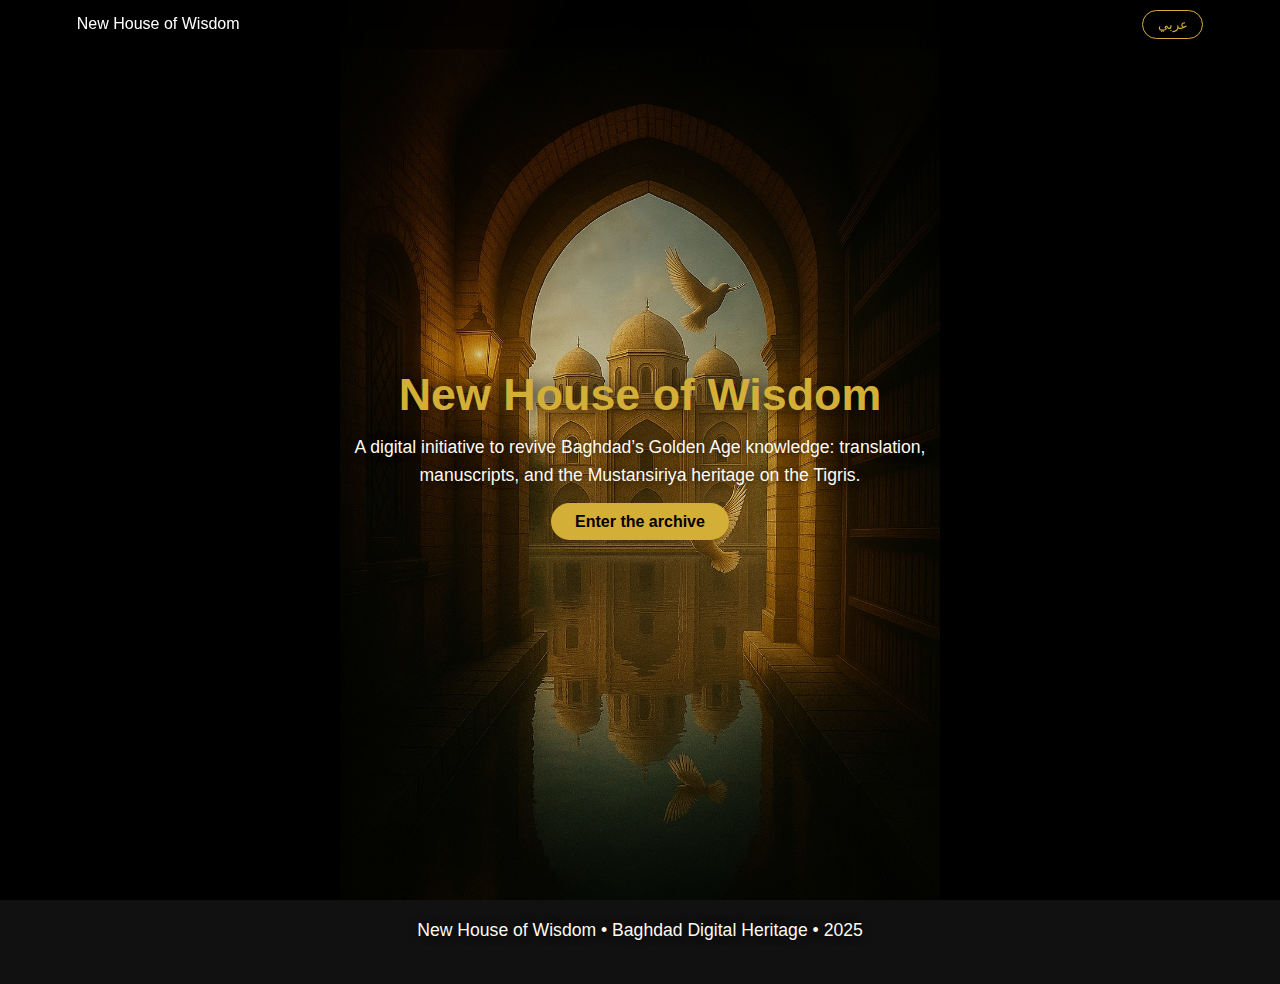
<file: index.html>
<!DOCTYPE html>

<html lang="en" dir="ltr">

<head>

  <meta charset="UTF-8" />

  <meta name="viewport" content="width=device-width, initial-scale=1.0" />

  <title>New House of Wisdom</title>

  <style>

    :root {

      --gold: #d4af37;

      --light: #fffaf0;

    }

    * {

      box-sizing: border-box;

      margin: 0;

      padding: 0;

      font-family: "Segoe UI", Tahoma, Geneva, Verdana, sans-serif;

    }

    body {

      background: #000;

      color: var(--light);

      overflow-x: hidden;

    }



    header {

      position: fixed;

      top: 0;

      width: 100%;

      z-index: 999;

      background: rgba(0, 0, 0, 0.45);

      backdrop-filter: blur(8px);

      display: flex;

      justify-content: space-between;

      align-items: center;

      padding: 0.6rem 6vw;

      color: #fff;

    }

    .logo span { color: var(--gold); }

    .lang-btn {

      background: transparent;

      border: 1px solid var(--gold);

      color: var(--gold);

      border-radius: 50px;

      padding: .4rem .9rem;

      cursor: pointer;

      transition: 0.3s;

    }

    .lang-btn:hover {

      background: var(--gold);

      color: #000;

    }



    .hero {

      position: relative;

      height: 100vh;

      width: 100%;

      background: #000 url("images/house-of-wisdom.jpg") center top no-repeat;

      background-size: contain; /* الصورة كاملة */

      display: flex;

      align-items: center;

      justify-content: center;

      text-align: center;

      color: var(--light);

    }



    /* طبقة خفيفة ناعمة فوق الصورة */

    .overlay {

      position: absolute;

      inset: 0;

      background: radial-gradient(circle, rgba(0,0,0,0.05), rgba(0,0,0,0.5));

    }



    .hero-content {

      position: relative;

      z-index: 2;

      max-width: 700px;

      padding: 2rem;

    }



    h1 {

      font-size: 2.8rem;

      color: var(--gold);

      text-shadow: 0 0 15px rgba(0,0,0,0.8);

      margin-bottom: 0.8rem;

    }



    p {

      font-size: 1.1rem;

      line-height: 1.6;

      color: var(--light);

      text-shadow: 0 0 10px rgba(0,0,0,0.7);

      margin-bottom: 1.5rem;

    }



    .btn {

      background: var(--gold);

      color: #000;

      padding: 0.6rem 1.5rem;

      border-radius: 50px;

      text-decoration: none;

      font-weight: 600;

      transition: 0.3s;

    }



    .btn:hover {

      background: #f8e08e;

    }



    footer {

      background: #111;

      color: #aaa;

      text-align: center;

      padding: 1rem 0;

      font-size: 0.9rem;

    }



    @media (max-width: 700px) {

      h1 { font-size: 2rem; }

      p { font-size: 1rem; }

    }

  </style>

</head>

<body>



<header>

  <div class="logo" data-en="New House of Wisdom" data-ar="بيت الحكمة الجديد">

    <span>New</span> House of Wisdom

  </div>

  <button class="lang-btn" id="langToggle">عربي</button>

</header>



<section class="hero">

  <div class="overlay"></div>

  <div class="hero-content">

    <h1 data-en="New House of Wisdom" data-ar="بيت الحكمة الجديد">New House of Wisdom</h1>

    <p data-en="A digital initiative to revive Baghdad’s Golden Age knowledge: translation, manuscripts, and the Mustansiriya heritage on the Tigris."

       data-ar="منصة رقمية لإحياء تراث بغداد العلمي في العصر العباسي: الترجمة، المخطوطات، والمدرسة المستنصرية على ضفاف دجلة.">

       A digital initiative to revive Baghdad’s Golden Age knowledge: translation, manuscripts, and the Mustansiriya heritage on the Tigris.

    </p>

    <a href="#archive" class="btn" data-en="Enter the archive" data-ar="ادخل الأرشيف">Enter the archive</a>

  </div>

</section>



<footer>

  <p data-en="New House of Wisdom • Baghdad Digital Heritage • 2025"

     data-ar="بيت الحكمة الجديد • التراث الرقمي لبغداد • 2025">

     New House of Wisdom • Baghdad Digital Heritage • 2025

  </p>

</footer>



<script>

  const btn = document.getElementById('langToggle');

  let currentLang = 'en';



  function setLang(lang) {

    const all = document.querySelectorAll('[data-en]');

    all.forEach(el => {

      el.textContent = el.getAttribute(lang === 'ar' ? 'data-ar' : 'data-en');

    });

    document.documentElement.dir = (lang === 'ar') ? 'rtl' : 'ltr';

    document.documentElement.lang = (lang === 'ar') ? 'ar' : 'en';

    btn.textContent = (lang === 'ar') ? 'English' : 'عربي';

    currentLang = lang;

  }



  btn.addEventListener('click', () => {

    setLang(currentLang === 'en' ? 'ar' : 'en');

  });



  setLang('en');

</script>



</body>

</html>
</file>
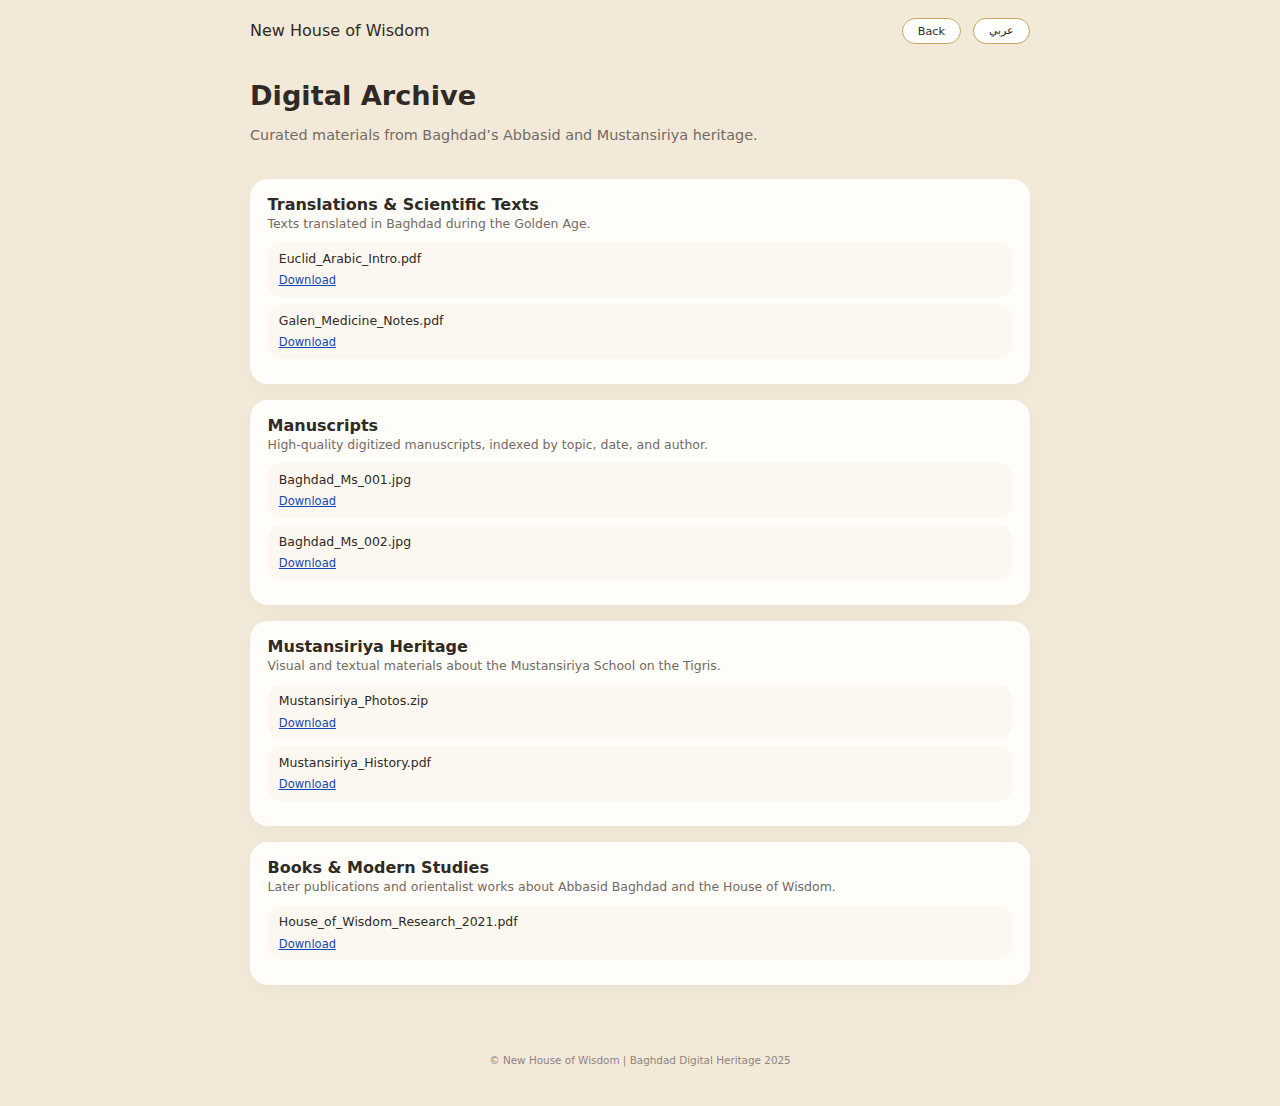
<file: archive.html>
<!doctype html>

<html lang="en">

<head>

  <meta charset="UTF-8" />

  <meta name="viewport" content="width=device-width, initial-scale=1.0" />

  <title>New House of Wisdom – Digital Archive</title>

  <style>

    :root {

      --page-bg: #f3e9d9;

      --card-bg: #fffdf9;

      --text: #2f2a25;

      --muted: #736b63;

      --accent: #c7a559;

      --radius-lg: 18px;

    }

    body {

      margin: 0;

      background: var(--page-bg);

      font-family: system-ui, -apple-system, "Segoe UI", sans-serif;

      color: var(--text);

    }

    .topbar {

      display: flex;

      justify-content: space-between;

      align-items: center;

      padding: 1.1rem 1.4rem;

    }

    .btn-inline {

      background: #fff;

      border: 1.5px solid var(--accent);

      color: #2f2a25;

      padding: 0.35rem 0.95rem;

      border-radius: 999px;

      font-size: 0.7rem;

      margin-left: 0.4rem;

      text-decoration: none;

      cursor: pointer;

    }

    .page-title { padding: 0 1.4rem; }

    h1 { font-size: 1.7rem; margin-bottom: 0.3rem; }

    .subtitle { color: var(--muted); max-width: 580px; line-height: 1.4; font-size: 0.9rem; }

    .sections {

      padding: 1.2rem 1.4rem 3rem;

      display: flex;

      flex-direction: column;

      gap: 1rem;

    }

    .section-card {

      background: var(--card-bg);

      border-radius: var(--radius-lg);

      padding: 1rem 1.1rem 1.1rem;

      box-shadow: 0 6px 22px rgba(0,0,0,0.03);

    }

    .section-title { font-weight: 600; margin-bottom: 0.15rem; }

    .section-desc { color: var(--muted); font-size: 0.78rem; margin-bottom: 0.7rem; }

    .item {

      background: rgba(199,165,89,0.05);

      border-radius: 14px;

      padding: 0.55rem 0.7rem 0.55rem;

      margin-bottom: 0.45rem;

    }

    .item-title { font-size: 0.78rem; margin-bottom: 0.2rem; font-weight: 500; }

    .item-actions a { font-size: 0.72rem; color: #1347b6; text-decoration: underline; }

    footer { text-align: center; font-size: 0.65rem; color: #8b857e; padding: 1.3rem 0 2.5rem; }

    @media (min-width: 750px) {

      .sections, .topbar, .page-title {

        max-width: 780px;

        margin: 0 auto;

      }

    }

  </style>

</head>

<body>

  <header class="topbar">

    <div class="brand" data-en="New House of Wisdom" data-ar="دار الحكمة الجديدة">New House of Wisdom</div>

    <div>

      <a href="index.html" class="btn-inline" data-en="Back" data-ar="رجوع">Back</a>

      <button id="langBtn" class="btn-inline">عربي</button>

    </div>

  </header>



  <main>

    <div class="page-title">

      <h1 data-en="Digital Archive" data-ar="الأرشيف الرقمي">Digital Archive</h1>

      <p class="subtitle"

         data-en="Curated materials from Baghdad’s Abbasid and Mustansiriya heritage."

         data-ar="مواد منتقاة من التراث العباسي والمستنصري في بغداد.">

        Curated materials from Baghdad’s Abbasid and Mustansiriya heritage.

      </p>

    </div>



    <div class="sections">

      <!-- 1 -->

      <section class="section-card">

        <div class="section-title"

             data-en="Translations &amp; Scientific Texts"

             data-ar="الترجمات والنصوص العلمية">

          Translations &amp; Scientific Texts

        </div>

        <div class="section-desc"

             data-en="Texts translated in Baghdad during the Golden Age."

             data-ar="نصوص تُرجمت في بغداد خلال العصر الذهبي.">

          Texts translated in Baghdad during the Golden Age.

        </div>

        <div class="item">

          <div class="item-title">Euclid_Arabic_Intro.pdf</div>

          <div class="item-actions"><a href="#">Download</a></div>

        </div>

        <div class="item">

          <div class="item-title">Galen_Medicine_Notes.pdf</div>

          <div class="item-actions"><a href="#">Download</a></div>

        </div>

      </section>



      <!-- 2 -->

      <section class="section-card">

        <div class="section-title" data-en="Manuscripts" data-ar="المخطوطات">Manuscripts</div>

        <div class="section-desc"

             data-en="High-quality digitized manuscripts, indexed by topic, date, and author."

             data-ar="مخطوطات رقمية عالية الجودة، مفهرسة حسب الموضوع والتاريخ والمؤلف.">

          High-quality digitized manuscripts, indexed by topic, date, and author.

        </div>

        <div class="item">

          <div class="item-title">Baghdad_Ms_001.jpg</div>

          <div class="item-actions"><a href="#">Download</a></div>

        </div>

        <div class="item">

          <div class="item-title">Baghdad_Ms_002.jpg</div>

          <div class="item-actions"><a href="#">Download</a></div>

        </div>

      </section>



      <!-- 3 -->

      <section class="section-card">

        <div class="section-title" data-en="Mustansiriya Heritage" data-ar="تراث المستنصرية">

          Mustansiriya Heritage

        </div>

        <div class="section-desc"

             data-en="Visual and textual materials about the Mustansiriya School on the Tigris."

             data-ar="مواد بصرية ونصية عن المدرسة المستنصرية على دجلة.">

          Visual and textual materials about the Mustansiriya School on the Tigris.

        </div>

        <div class="item">

          <div class="item-title">Mustansiriya_Photos.zip</div>

          <div class="item-actions"><a href="#">Download</a></div>

        </div>

        <div class="item">

          <div class="item-title">Mustansiriya_History.pdf</div>

          <div class="item-actions"><a href="#">Download</a></div>

        </div>

      </section>



      <!-- 4 -->

      <section class="section-card">

        <div class="section-title" data-en="Books &amp; Modern Studies" data-ar="كتب ودراسات حديثة">

          Books &amp; Modern Studies

        </div>

        <div class="section-desc"

             data-en="Later publications and orientalist works about Abbasid Baghdad and the House of Wisdom."

             data-ar="منشورات متأخرة وأعمال استشراقية عن بغداد العباسية وبيت الحكمة.">

          Later publications and orientalist works about Abbasid Baghdad and the House of Wisdom.

        </div>

        <div class="item">

          <div class="item-title">House_of_Wisdom_Research_2021.pdf</div>

          <div class="item-actions"><a href="#">Download</a></div>

        </div>

      </section>

    </div>

  </main>



  <footer>

    © New House of Wisdom | Baghdad Digital Heritage 2025

  </footer>



  <script>

    const btn = document.getElementById('langBtn');

    let current = 'en';



    btn.addEventListener('click', () => {

      current = current === 'en' ? 'ar' : 'en';

      document.querySelectorAll('[data-en]').forEach(el => {

        el.textContent = el.getAttribute(current === 'en' ? 'data-en' : 'data-ar');

      });

      btn.textContent = current === 'en' ? 'عربي' : 'English';

      document.documentElement.lang = current === 'en' ? 'en' : 'ar';

    });

  </script>

</body>

</html>
</file>
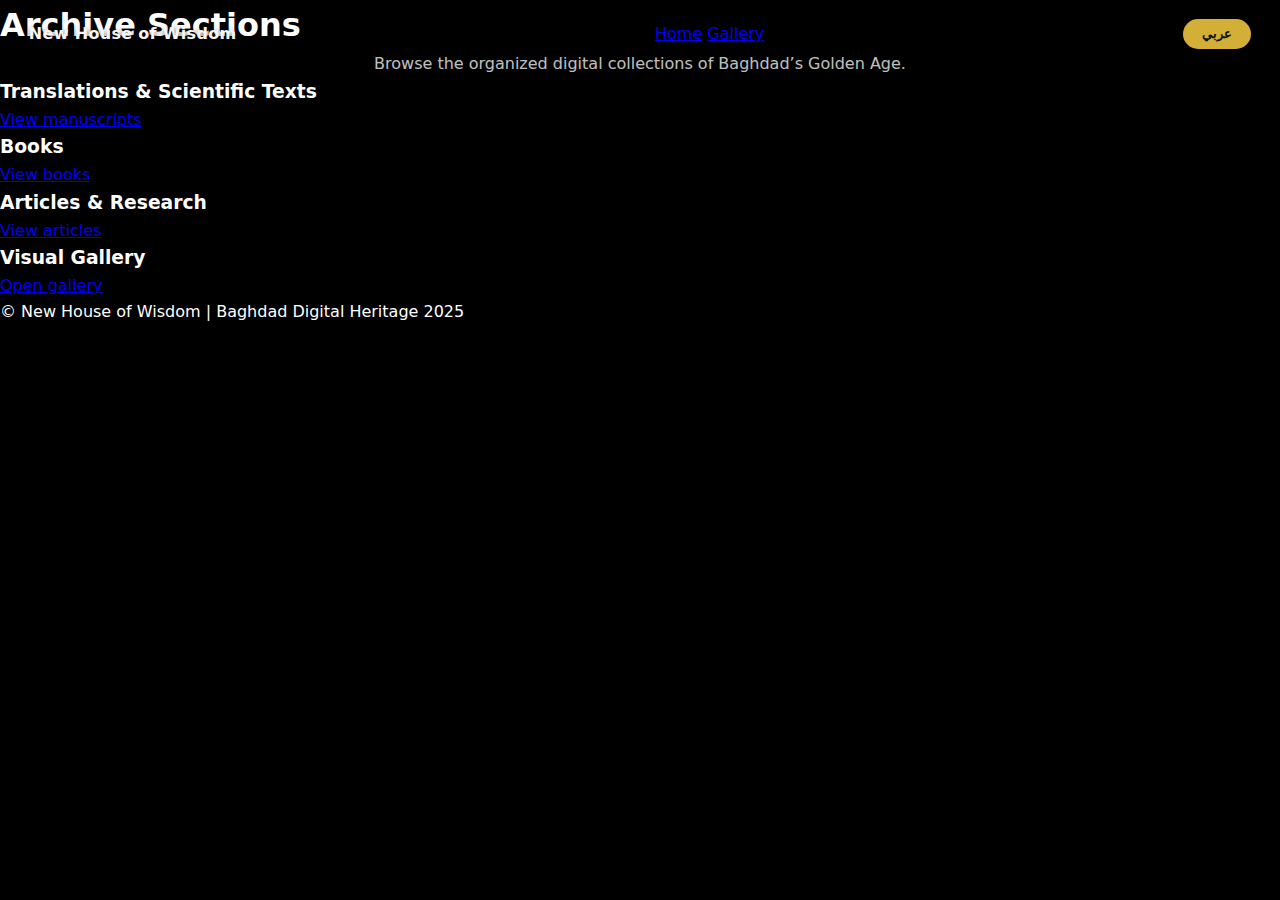
<file: articles.html>
<!DOCTYPE html>

<html lang="en">

  <head>

    <meta charset="UTF-8" />

    <meta name="viewport" content="width=device-width, initial-scale=1.0" />

    <title>Archive – New House of Wisdom</title>

    <link rel="stylesheet" href="style.css" />

  </head>

  <body data-lang="en">

    <header class="topbar">

      <div class="brand" data-en="New House of Wisdom" data-ar="بيت الحكمة الجديد">New House of Wisdom</div>

      <nav>

        <a href="index.html" data-en="Home" data-ar="الرئيسية">Home</a>

        <a href="gallery.html" data-en="Gallery" data-ar="المعرض">Gallery</a>

      </nav>

      <button id="langToggle" class="lang-btn">عربي</button>

    </header>



    <main class="page">

      <h1 class="section-title" data-en="Archive Sections" data-ar="أقسام الأرشيف">Archive Sections</h1>

      <p style="text-align:center;opacity:.75" data-en="Browse the organized digital collections of Baghdad’s Golden Age." data-ar="تصفّح المجموعات الرقمية المنظَّمة لتراث بغداد في العصر العباسي.">

        Browse the organized digital collections of Baghdad’s Golden Age.

      </p>



      <div class="archive-grid">

        <div class="archive-card">

          <h3 data-en="Translations & Scientific Texts" data-ar="الترجمات والنصوص العلمية">Translations & Scientific Texts</h3>

          <p data-en="Texts translated in Baghdad during the Abbasid era from Greek, Syriac and Persian sources." data-ar="نصوص تُرجمت في بغداد في العصر العباسي من اليونانية والسريانية والفارسية."></p>

          <a href="manuscripts.html" data-en="View manuscripts" data-ar="عرض المخطوطات">View manuscripts</a>

        </div>



        <div class="archive-card">

          <h3 data-en="Books" data-ar="الكتب">Books</h3>

          <p data-en="Digitized or referenced books related to Baghdad’s scholarly life." data-ar="كتب رقمية أو مُشار إليها مرتبطة بالحياة العلمية في بغداد."></p>

          <a href="books.html" data-en="View books" data-ar="عرض الكتب">View books</a>

        </div>



        <div class="archive-card">

          <h3 data-en="Articles & Research" data-ar="المقالات والبحوث">Articles & Research</h3>

          <p data-en="Modern studies about the House of Wisdom, the Mustansiriya, and Abbasid scholars." data-ar="دراسات حديثة عن بيت الحكمة، والمستنصرية، والعلماء العباسيين."></p>

          <a href="articles.html" data-en="View articles" data-ar="عرض المقالات">View articles</a>

        </div>



        <div class="archive-card">

          <h3 data-en="Visual Gallery" data-ar="المعرض المرئي">Visual Gallery</h3>

          <p data-en="Photos of manuscripts, sites, and artifacts related to Baghdad." data-ar="صور للمخطوطات والمواقع والآثار المرتبطة ببغداد."></p>

          <a href="gallery.html" data-en="Open gallery" data-ar="فتح المعرض">Open gallery</a>

        </div>

      </div>

    </main>



    <footer class="site-footer">

      © New House of Wisdom | Baghdad Digital Heritage 2025

    </footer>



    <script>

      const btn = document.getElementById("langToggle");

      const switchLang = () => {

        const isEn = document.body.getAttribute("data-lang") === "en";

        document.body.setAttribute("data-lang", isEn ? "ar" : "en");

        document.body.style.direction = isEn ? "rtl" : "ltr";

        btn.textContent = isEn ? "EN" : "عربي";

        document.querySelectorAll("[data-en]").forEach((el) => {

          el.textContent = isEn ? el.dataset.ar : el.dataset.en;

        });

      };

      btn.addEventListener("click", switchLang);

    </script>

  </body>

</html>
</file>
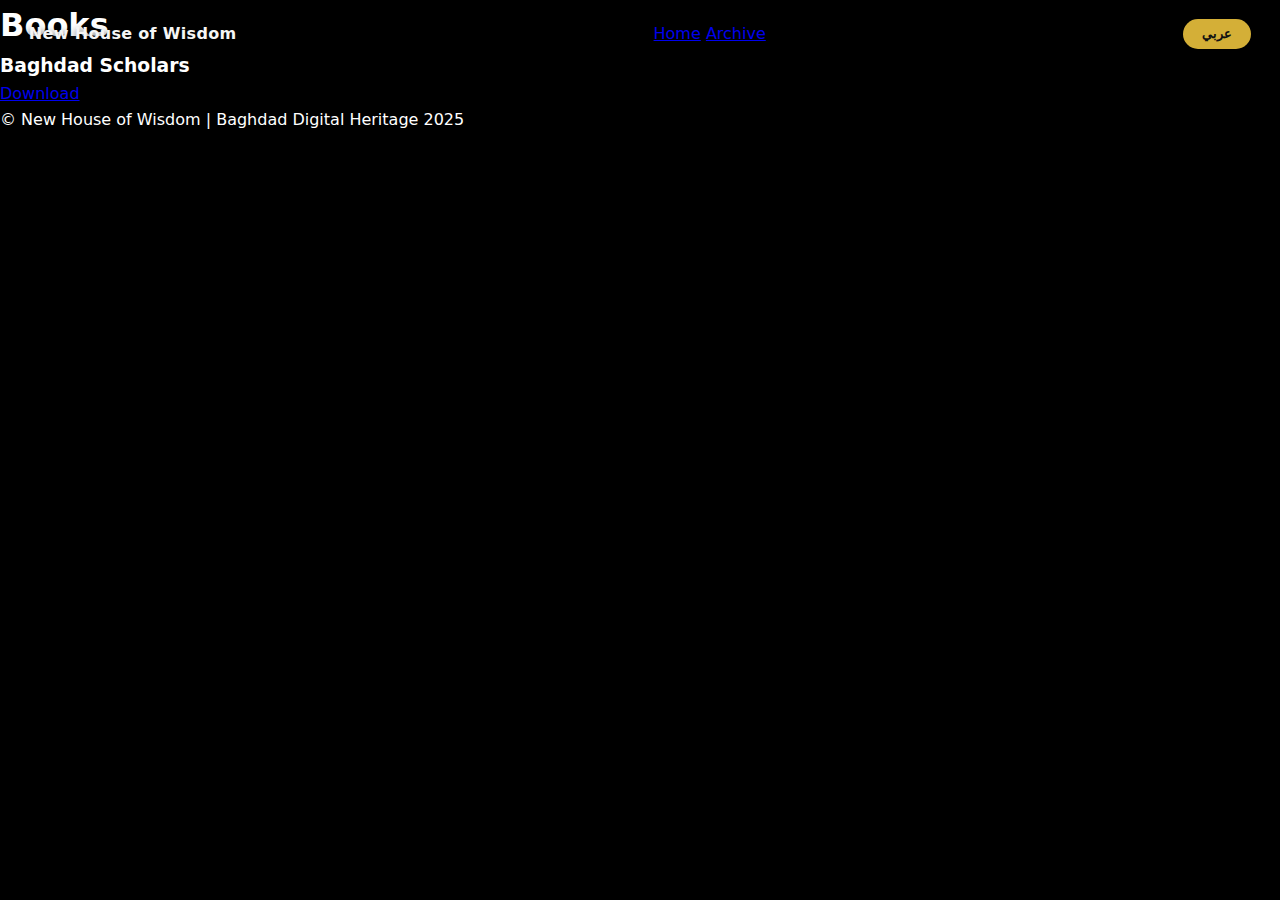
<file: books.html>
<!DOCTYPE html>

<html lang="en">

  <head>

    <meta charset="UTF-8" />

    <meta name="viewport" content="width=device-width, initial-scale=1.0" />

    <title>Books – New House of Wisdom</title>

    <link rel="stylesheet" href="style.css" />

  </head>

  <body data-lang="en">

    <header class="topbar">

      <div class="brand" data-en="New House of Wisdom" data-ar="بيت الحكمة الجديد">New House of Wisdom</div>

      <nav>

        <a href="index.html" data-en="Home" data-ar="الرئيسية">Home</a>

        <a href="archive.html" data-en="Archive" data-ar="الأرشيف">Archive</a>

      </nav>

      <button id="langToggle" class="lang-btn">عربي</button>

    </header>



    <main class="page">

      <h1 class="section-title" data-en="Books" data-ar="الكتب">Books</h1>

      <p style="text-align:center;opacity:.7" data-en="Printed and digitized books related to Baghdad’s scholarly tradition." data-ar="كتب مطبوعة ورقمية متعلقة بالتقاليد العلمية لبغداد."></p>



      <div class="archive-grid">

        <div class="archive-card">

          <h3 data-en="Baghdad Scholars" data-ar="علماء بغداد">Baghdad Scholars</h3>

          <p data-en="A modern reference on Abbasid scholars." data-ar="مرجع حديث عن علماء العصر العباسي."></p>

          <a href="files/baghdad-scholars.pdf" data-en="Download" data-ar="تحميل">Download</a>

        </div>

      </div>

    </main>



    <footer class="site-footer">© New House of Wisdom | Baghdad Digital Heritage 2025</footer>



    <script>

      const btn = document.getElementById("langToggle");

      btn.addEventListener("click", () => {

        const isEn = document.body.getAttribute("data-lang") === "en";

        document.body.setAttribute("data-lang", isEn ? "ar" : "en");

        document.body.style.direction = isEn ? "rtl" : "ltr";

        btn.textContent = isEn ? "EN" : "عربي";

        document.querySelectorAll("[data-en]").forEach((el) => {

          el.textContent = isEn ? el.dataset.ar : el.dataset.en;

        });

      });

    </script>

  </body>

</html>
</file>
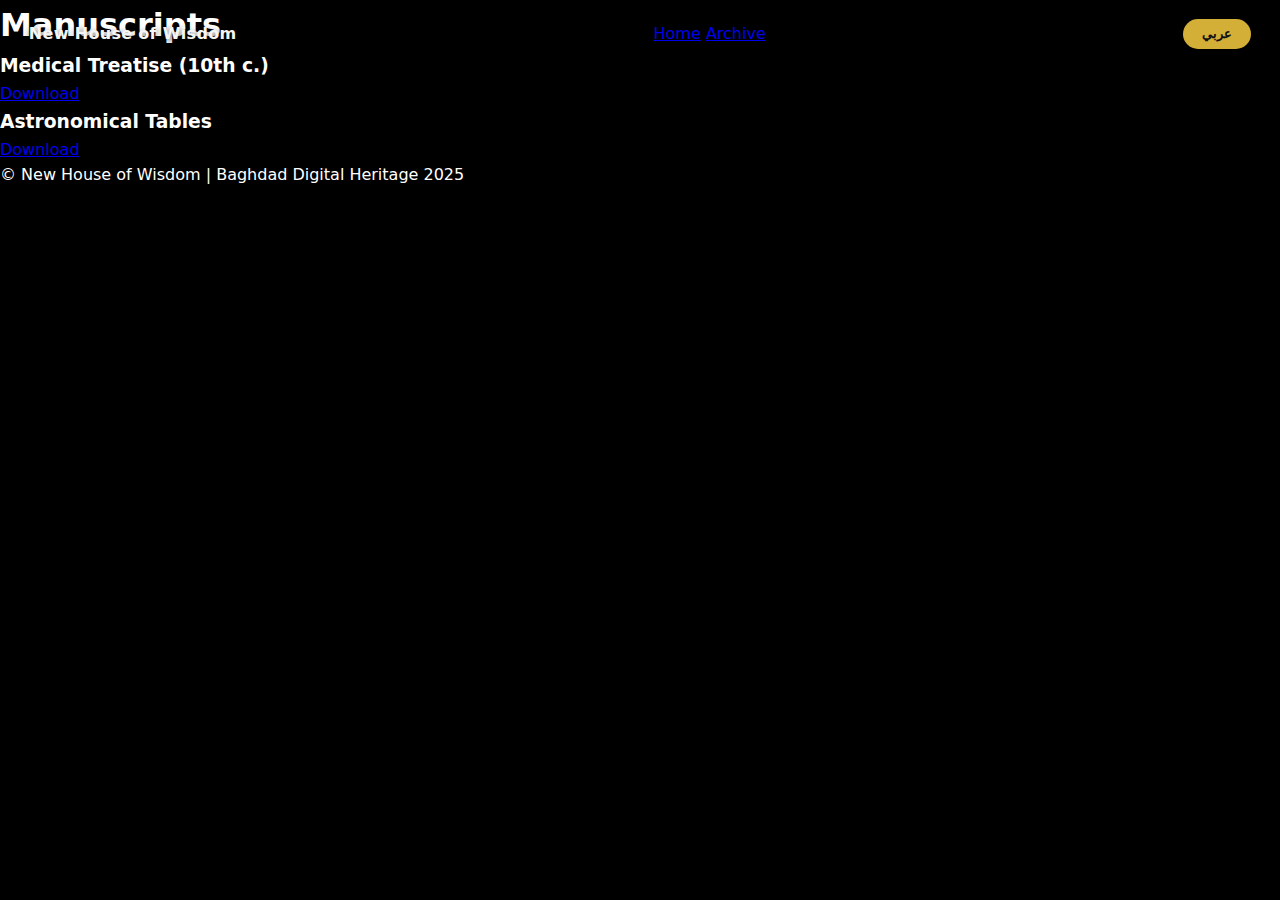
<file: manuscripts.html>
<!DOCTYPE html>

<html lang="en">

  <head>

    <meta charset="UTF-8" />

    <meta name="viewport" content="width=device-width, initial-scale=1.0" />

    <title>Manuscripts – New House of Wisdom</title>

    <link rel="stylesheet" href="style.css" />

  </head>

  <body data-lang="en">

    <header class="topbar">

      <div class="brand" data-en="New House of Wisdom" data-ar="بيت الحكمة الجديد">New House of Wisdom</div>

      <nav>

        <a href="index.html" data-en="Home" data-ar="الرئيسية">Home</a>

        <a href="archive.html" data-en="Archive" data-ar="الأرشيف">Archive</a>

      </nav>

      <button id="langToggle" class="lang-btn">عربي</button>

    </header>



    <main class="page">

      <h1 class="section-title" data-en="Manuscripts" data-ar="المخطوطات">Manuscripts</h1>

      <p style="text-align:center;opacity:.7" data-en="Digitized manuscripts from Baghdad’s scholarly heritage." data-ar="مخطوطات رقمية من التراث العلمي لبغداد."></p>



      <div class="archive-grid">

        <!-- مثال لعناصر -->

        <div class="archive-card">

          <h3 data-en="Medical Treatise (10th c.)" data-ar="رسالة طبية (القرن العاشر)">Medical Treatise (10th c.)</h3>

          <p data-en="Copied in Baghdad, includes notes on pharmacy." data-ar="نُسخت في بغداد، تتضمن ملاحظات في الصيدلة."></p>

          <a href="files/medical-treatise.pdf" data-en="Download" data-ar="تحميل">Download</a>

        </div>

        <div class="archive-card">

          <h3 data-en="Astronomical Tables" data-ar="جداول فلكية">Astronomical Tables</h3>

          <p data-en="Abbasid-era observational records." data-ar="سجلات رصد من العصر العباسي."></p>

          <a href="files/astronomy.pdf" data-en="Download" data-ar="تحميل">Download</a>

        </div>

      </div>

    </main>



    <footer class="site-footer">© New House of Wisdom | Baghdad Digital Heritage 2025</footer>



    <script>

      const btn = document.getElementById("langToggle");

      btn.addEventListener("click", () => {

        const isEn = document.body.getAttribute("data-lang") === "en";

        document.body.setAttribute("data-lang", isEn ? "ar" : "en");

        document.body.style.direction = isEn ? "rtl" : "ltr";

        btn.textContent = isEn ? "EN" : "عربي";

        document.querySelectorAll("[data-en]").forEach((el) => {

          el.textContent = isEn ? el.dataset.ar : el.dataset.en;

        });

      });

    </script>

  </body>

</html>
</file>
<file: style.css>
/* ==========================================

   RESET + BASE

========================================== */

* {

  box-sizing: border-box;

  margin: 0;

  padding: 0;

}



body {

  font-family: system-ui, -apple-system, BlinkMacSystemFont, "Segoe UI", sans-serif;

  color: #fff;

  min-height: 100vh;

  line-height: 1.6;

  background-color: #000;

}



/* ==========================================

   FULL HERO BACKGROUND (الصفحة الرئيسية)

========================================== */

.hero {

  background: url("images/house-horizontal.jpg") center center / cover no-repeat fixed;

  height: 100vh;

  display: flex;

  flex-direction: column;

  justify-content: center;

  align-items: center;

  text-align: center;

  padding: 2rem;

}



.hero h1 {

  font-size: 3rem;

  font-weight: 800;

  text-shadow: 0 4px 15px rgba(0, 0, 0, 0.6);

  margin-bottom: 1rem;

}



.hero p {

  font-size: 1.1rem;

  max-width: 700px;

  text-shadow: 0 3px 10px rgba(0, 0, 0, 0.5);

  margin-bottom: 2rem;

}



/* زر الدخول للأرشيف */

.btn-gold {

  background: #d4af37;

  border: none;

  color: #111;

  font-weight: 600;

  border-radius: 999px;

  padding: 0.7rem 1.8rem;

  font-size: 1rem;

  cursor: pointer;

  transition: background 0.3s ease, transform 0.2s ease;

}



.btn-gold:hover {

  background: #b9962f;

  transform: translateY(-2px);

}



/* ==========================================

   HEADER (أعلى الصفحة)

========================================== */

.topbar {

  position: absolute;

  top: 0;

  left: 0;

  right: 0;

  display: flex;

  justify-content: space-between;

  align-items: center;

  padding: 1.2rem 1.8rem;

  background: transparent;

  z-index: 10;

}



.brand {

  font-weight: 700;

  letter-spacing: 0.02em;

  color: #f5f5f5;

  text-shadow: 0 2px 6px rgba(0,0,0,0.6);

}



.lang-btn {

  background: #d4af37;

  color: #111;

  border: none;

  padding: 0.45rem 1.2rem;

  border-radius: 999px;

  font-weight: 600;

  cursor: pointer;

  transition: background 0.2s ease;

}



.lang-btn:hover {

  background: #b9962f;

}



/* ==========================================

   FOOTER

========================================== */

.page-footer {

  text-align: center;

  font-size: 0.85rem;

  color: rgba(255, 255, 255, 0.85);

  padding: 1rem 0 2rem;

  text-shadow: 0 2px 8px rgba(0, 0, 0, 0.6);

}



/* ==========================================

   RESPONSIVE

========================================== */

@media (max-width: 768px) {

  .hero h1 {

    font-size: 2rem;

  }



  .hero p {

    font-size: 0.95rem;

    padding: 0 1rem;

  }



  .btn-gold {

    padding: 0.6rem 1.4rem;

  }

}
</file>
